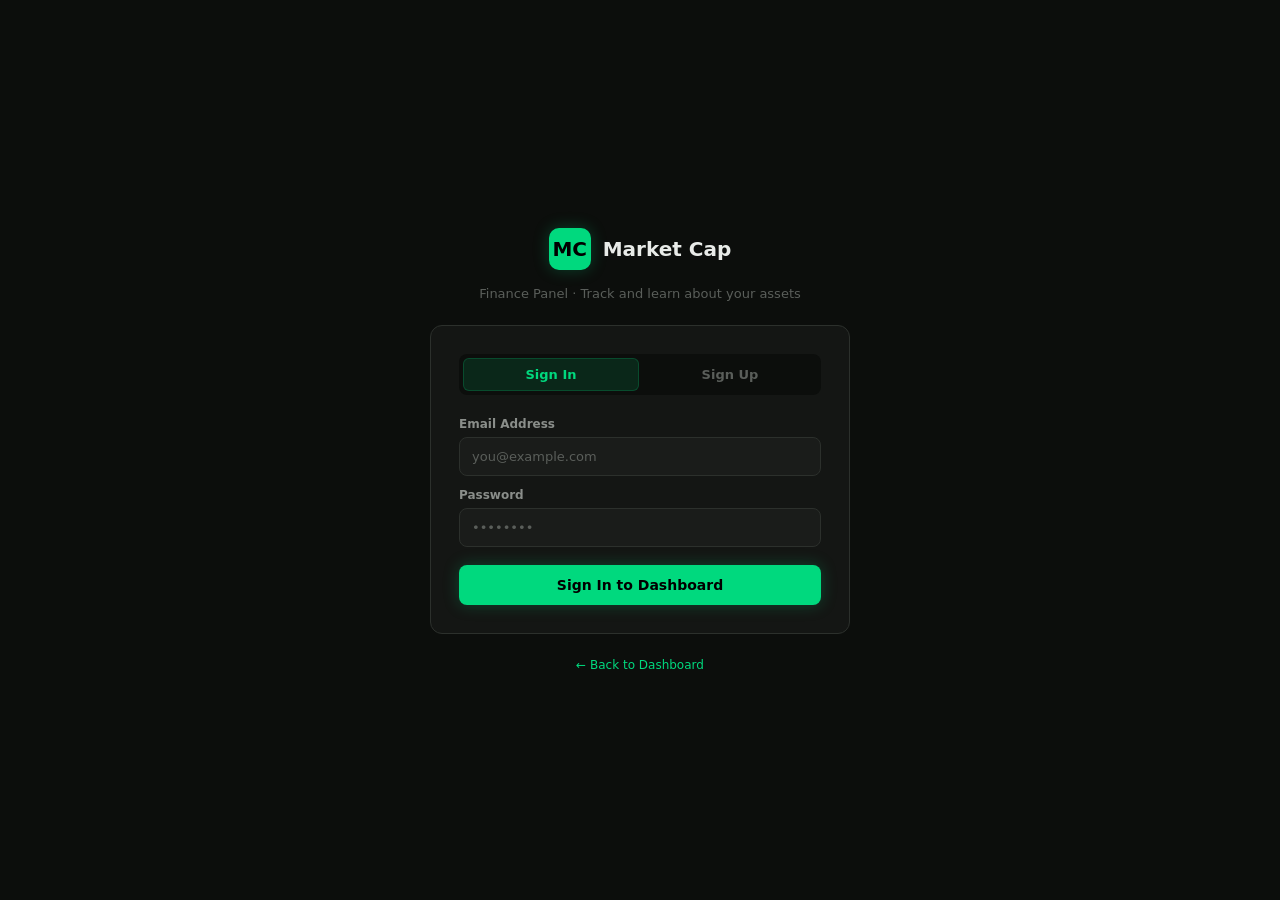
<file: templates/auth.html>
<!DOCTYPE html>
<html lang="en">
<head>
  <meta charset="UTF-8" />
  <meta name="viewport" content="width=device-width, initial-scale=1.0" />
  <title>Sign In — Market Cap</title>
  <link rel="stylesheet" href="/static/css/style.css" />
</head>
<body class="auth-page">

  <div class="auth-container">

    <div class="auth-logo">
      <div class="auth-logo-icon">MC</div>
      Market Cap
    </div>

    <div style="text-align:center;margin-top:-8px;">
      <div style="font-size:13px;color:var(--text-muted);">Finance Panel · Track and learn about your assets</div>
    </div>

    <div class="auth-card">
      <div class="auth-tabs">
        <button class="auth-tab active" id="tab-login" onclick="switchTab('login')">Sign In</button>
        <button class="auth-tab" id="tab-signup" onclick="switchTab('signup')">Sign Up</button>
      </div>

      <div class="auth-error hidden" id="auth-error"></div>

      <!-- Login -->
      <form id="login-form" onsubmit="handleLogin(event)">
        <div class="form-group">
          <label>Email Address</label>
          <input type="email" id="login-email" placeholder="you@example.com" required />
        </div>
        <div class="form-group">
          <label>Password</label>
          <input type="password" id="login-password" placeholder="••••••••" required />
        </div>
        <button type="submit" class="btn-submit" id="login-btn">Sign In to Dashboard</button>
      </form>

      <!-- Signup -->
      <form id="signup-form" class="hidden" onsubmit="handleSignup(event)">
        <div class="form-group">
          <label>Email Address</label>
          <input type="email" id="signup-email" placeholder="you@example.com" required />
        </div>
        <div class="form-group">
          <label>Password</label>
          <input type="password" id="signup-password" placeholder="Min 6 characters" required minlength="6" />
        </div>
        <button type="submit" class="btn-submit" id="signup-btn">Create Account</button>
      </form>
    </div>

    <p class="auth-back"><a href="/">← Back to Dashboard</a></p>

  </div>

  <script>
    function switchTab(tab) {
      document.getElementById('login-form').classList.toggle('hidden', tab !== 'login');
      document.getElementById('signup-form').classList.toggle('hidden', tab !== 'signup');
      document.getElementById('tab-login').classList.toggle('active', tab === 'login');
      document.getElementById('tab-signup').classList.toggle('active', tab === 'signup');
      document.getElementById('auth-error').classList.add('hidden');
    }

    function showError(msg) {
      const el = document.getElementById('auth-error');
      el.textContent = msg;
      el.classList.remove('hidden');
    }

    async function handleLogin(e) {
      e.preventDefault();
      const btn = document.getElementById('login-btn');
      btn.textContent = 'Signing in…'; btn.disabled = true;
      const res = await fetch('/api/auth/login', {
        method: 'POST',
        headers: { 'Content-Type': 'application/json' },
        body: JSON.stringify({
          email: document.getElementById('login-email').value,
          password: document.getElementById('login-password').value,
        }),
      });
      const data = await res.json();
      if (data.ok) { window.location.href = '/'; }
      else { showError(data.error || 'Login failed'); btn.textContent = 'Sign In to Dashboard'; btn.disabled = false; }
    }

    async function handleSignup(e) {
      e.preventDefault();
      const btn = document.getElementById('signup-btn');
      btn.textContent = 'Creating account…'; btn.disabled = true;
      const res = await fetch('/api/auth/signup', {
        method: 'POST',
        headers: { 'Content-Type': 'application/json' },
        body: JSON.stringify({
          email: document.getElementById('signup-email').value,
          password: document.getElementById('signup-password').value,
        }),
      });
      const data = await res.json();
      if (data.ok) { window.location.href = '/'; }
      else { showError(data.error || 'Signup failed'); btn.textContent = 'Create Account'; btn.disabled = false; }
    }
  </script>
</body>
</html>
</file>
<file: static/css/style.css>
/* ============================================================
   Market Cap — Dark Finance Dashboard
   ============================================================ */

:root {
  --bg:           #0C0E0C;
  --bg-sidebar:   #0F110F;
  --bg-card:      #141614;
  --bg-card-2:    #181B18;
  --bg-hover:     #1C1F1C;
  --bg-input:     #1A1C1A;
  --border:       #232623;
  --border-light: #2C302C;
  --green:        #00D97E;
  --green-dim:    rgba(0, 217, 126, 0.12);
  --green-glow:   rgba(0, 217, 126, 0.25);
  --green-line:   #00FF88;
  --orange:       #F59E0B;
  --orange-dim:   rgba(245, 158, 11, 0.12);
  --purple:       #A855F7;
  --purple-dim:   rgba(168, 85, 247, 0.15);
  --text:         #E8EBE8;
  --text-muted:   #5A5E5A;
  --text-sub:     #8A8E8A;
  --positive:     #00D97E;
  --negative:     #F87171;
  --radius:       12px;
  --radius-sm:    8px;
  --sidebar-w:    280px;
}

/* Reset */
*, *::before, *::after { box-sizing: border-box; margin: 0; padding: 0; }
html, body { height: 100%; }
body {
  background: var(--bg);
  color: var(--text);
  font-family: -apple-system, BlinkMacSystemFont, 'Inter', 'Segoe UI', system-ui, sans-serif;
  font-size: 14px;
  display: flex;
  overflow: hidden;
}
a { color: inherit; text-decoration: none; }
button { cursor: pointer; font: inherit; border: none; background: none; }
input { font: inherit; }
img { display: block; }
.hidden { display: none !important; }
.positive { color: var(--positive); }
.negative { color: var(--negative); }

/* ============================================================
   Sidebar
   ============================================================ */
.sidebar {
  width: var(--sidebar-w);
  flex-shrink: 0;
  background: var(--bg-sidebar);
  border-right: 1px solid var(--border);
  display: flex;
  flex-direction: column;
  height: 100vh;
  position: fixed;
  left: 0; top: 0;
  overflow-y: auto;
  scrollbar-width: none;
  z-index: 50;
}
.sidebar::-webkit-scrollbar { display: none; }

/* Brand */
.sidebar-brand {
  display: flex;
  align-items: center;
  gap: 12px;
  padding: 22px 20px 18px;
  border-bottom: 1px solid var(--border);
}
.brand-logo {
  width: 38px; height: 38px;
  background: var(--green);
  border-radius: 10px;
  display: grid; place-items: center;
  font-size: 16px; font-weight: 900;
  color: #000;
  flex-shrink: 0;
  box-shadow: 0 0 16px var(--green-glow);
}
.brand-name { font-size: 15px; font-weight: 700; line-height: 1.2; }
.brand-sub { font-size: 11px; color: var(--text-muted); margin-top: 1px; }

/* Search */
.sidebar-search {
  padding: 14px 16px;
  border-bottom: 1px solid var(--border);
}
.sidebar-search-box {
  display: flex; align-items: center; gap: 8px;
  background: var(--bg-input);
  border: 1px solid var(--border-light);
  border-radius: var(--radius-sm);
  padding: 9px 12px;
  transition: border-color 0.2s;
}
.sidebar-search-box:focus-within { border-color: var(--green); }
.sidebar-search-box svg { width: 14px; height: 14px; color: var(--text-muted); flex-shrink: 0; }
.sidebar-search-box input {
  background: none; border: none; outline: none;
  color: var(--text); font-size: 13px; width: 100%;
}
.sidebar-search-box input::placeholder { color: var(--text-muted); }

/* Nav sections */
.sidebar-nav { flex: 1; padding: 14px 0; }
.nav-section-label {
  font-size: 11px; font-weight: 700; text-transform: uppercase;
  letter-spacing: 0.8px; color: var(--text-muted);
  padding: 10px 20px 6px;
}
.nav-item {
  display: flex; align-items: center; gap: 10px;
  padding: 9px 16px;
  margin: 1px 8px;
  border-radius: var(--radius-sm);
  color: var(--text-sub);
  font-size: 13px; font-weight: 500;
  transition: all 0.15s;
  cursor: pointer;
  position: relative;
}
.nav-item svg { width: 16px; height: 16px; flex-shrink: 0; stroke-width: 1.8; }
.nav-item:hover { background: var(--bg-hover); color: var(--text); }
.nav-item.active {
  background: var(--green-dim);
  color: var(--text);
  border: 1px solid rgba(0,217,126,0.15);
}
.nav-item.active svg { color: var(--green); }

.nav-badge {
  margin-left: auto;
  display: flex; align-items: center; gap: 4px;
  font-size: 11px; font-weight: 700;
  color: var(--green);
}
.nav-badge-dot { width: 6px; height: 6px; background: var(--green); border-radius: 50%; }

/* File sub-items */
.nav-subitems { padding: 2px 0 6px; }
.nav-subitem {
  display: flex; align-items: center; gap: 8px;
  padding: 6px 16px 6px 44px;
  color: var(--text-muted);
  font-size: 12px;
  transition: color 0.15s;
}
.nav-subitem:hover { color: var(--text-sub); }
.nav-subitem::before {
  content: '';
  width: 1px; height: 14px;
  background: var(--border-light);
  margin-left: -20px;
  margin-right: 12px;
  flex-shrink: 0;
}

/* Sidebar footer — usage */
.sidebar-footer {
  padding: 16px;
  border-top: 1px solid var(--border);
}
.usage-label { font-size: 12px; color: var(--text-muted); margin-bottom: 8px; }
.usage-bar-wrap {
  height: 4px; background: var(--bg-input);
  border-radius: 2px; overflow: hidden; margin-bottom: 6px;
}
.usage-bar { height: 100%; background: var(--green); border-radius: 2px; width: 96%; }
.usage-text { font-size: 12px; font-weight: 600; }
.usage-sub { font-size: 11px; color: var(--text-muted); margin-top: 2px; }

/* ============================================================
   Main content wrapper
   ============================================================ */
.main-wrap {
  margin-left: var(--sidebar-w);
  flex: 1;
  display: flex;
  flex-direction: column;
  height: 100vh;
  overflow: hidden;
}

/* Top bar */
.topbar {
  display: flex; align-items: center; gap: 14px;
  padding: 18px 28px;
  border-bottom: 1px solid var(--border);
  background: var(--bg-sidebar);
  flex-shrink: 0;
}
.topbar-icon {
  width: 36px; height: 36px;
  background: var(--bg-card-2);
  border: 1px solid var(--border-light);
  border-radius: var(--radius-sm);
  display: grid; place-items: center;
}
.topbar-icon svg { width: 18px; height: 18px; color: var(--green); }
.topbar-info { flex: 1; }
.topbar-title {
  font-size: 16px; font-weight: 700;
  display: flex; align-items: center; gap: 8px;
}
.topbar-dot {
  width: 8px; height: 8px; background: var(--green);
  border-radius: 50%; box-shadow: 0 0 6px var(--green);
}
.topbar-count {
  font-size: 12px; font-weight: 700; color: var(--green);
  background: var(--green-dim);
  border: 1px solid rgba(0,217,126,0.2);
  border-radius: 4px;
  padding: 1px 6px;
}
.topbar-sub { font-size: 12px; color: var(--text-muted); margin-top: 1px; }
.topbar-actions { display: flex; gap: 8px; }
.topbar-btn {
  width: 32px; height: 32px;
  background: var(--bg-card-2);
  border: 1px solid var(--border-light);
  border-radius: var(--radius-sm);
  display: grid; place-items: center;
  color: var(--text-muted);
  transition: all 0.15s;
}
.topbar-btn:hover { border-color: var(--green); color: var(--green); }
.topbar-btn svg { width: 14px; height: 14px; }

/* Content area */
.content {
  flex: 1;
  overflow-y: auto;
  overflow-x: hidden;
  padding: 24px 28px;
  scrollbar-width: thin;
  scrollbar-color: var(--border-light) transparent;
}
.content::-webkit-scrollbar { width: 4px; }
.content::-webkit-scrollbar-track { background: transparent; }
.content::-webkit-scrollbar-thumb { background: var(--border-light); border-radius: 2px; }

/* ============================================================
   Page header row
   ============================================================ */
.page-header {
  display: flex; align-items: center; justify-content: space-between;
  margin-bottom: 20px;
}
.page-title-row { display: flex; align-items: center; gap: 10px; }
.page-title { font-size: 28px; font-weight: 800; letter-spacing: -0.5px; }
.page-badge {
  padding: 4px 12px;
  background: var(--bg-card-2);
  border: 1px solid var(--border-light);
  border-radius: 20px;
  font-size: 12px; color: var(--text-sub);
}
.page-actions { display: flex; gap: 8px; align-items: center; }

/* ============================================================
   Stat cards (overview row)
   ============================================================ */
.stats-row {
  display: grid;
  grid-template-columns: repeat(3, 1fr);
  gap: 14px;
  margin-bottom: 20px;
}

.stat-card {
  background: var(--bg-card);
  border: 1px solid var(--border-light);
  border-radius: var(--radius);
  padding: 20px;
  position: relative;
  overflow: hidden;
  transition: border-color 0.2s;
}
.stat-card:hover { border-color: var(--border-light); }

.stat-card-label { font-size: 14px; font-weight: 600; margin-bottom: 4px; }
.stat-card-sub { font-size: 11px; color: var(--text-muted); margin-bottom: 14px; }
.stat-card-value { font-size: 30px; font-weight: 800; letter-spacing: -0.5px; margin-bottom: 8px; }
.stat-card-value span { font-size: 22px; color: var(--text-sub); }
.stat-card-change {
  display: flex; align-items: center; gap: 6px;
  font-size: 12px; font-weight: 700;
}
.stat-card-change .from { color: var(--text-muted); font-weight: 400; }

.stat-mini-chart {
  position: absolute;
  bottom: 0; right: 0;
  width: 140px; height: 80px;
}

/* ============================================================
   Main chart grid
   ============================================================ */
.chart-grid {
  display: grid;
  grid-template-columns: 1fr 300px;
  gap: 14px;
  margin-bottom: 20px;
}

.chart-card {
  background: var(--bg-card);
  border: 1px solid var(--border-light);
  border-radius: var(--radius);
  padding: 22px;
  position: relative;
}

.chart-card-header {
  display: flex; align-items: flex-start; justify-content: space-between;
  margin-bottom: 4px;
}
.chart-card-title { font-size: 16px; font-weight: 700; }
.chart-card-sub { font-size: 12px; color: var(--text-muted); margin-bottom: 16px; display: flex; align-items: center; gap: 6px; }
.chart-card-sub svg { width: 13px; height: 13px; }

.chart-add-btn {
  width: 30px; height: 30px;
  background: var(--bg-card-2);
  border: 1px solid var(--border-light);
  border-radius: var(--radius-sm);
  display: grid; place-items: center;
  color: var(--text-muted);
  font-size: 16px;
  transition: all 0.15s;
}
.chart-add-btn:hover { border-color: var(--green); color: var(--green); }

.chart-wrapper { position: relative; height: 220px; margin-bottom: 16px; }

.chart-footer {
  display: flex; justify-content: space-between; align-items: flex-end;
  padding-top: 12px;
  border-top: 1px solid var(--border);
}
.chart-footer-left .cf-label { font-size: 11px; color: var(--text-muted); text-transform: uppercase; letter-spacing: 0.5px; }
.chart-footer-left .cf-value { font-size: 18px; font-weight: 700; color: var(--positive); margin-top: 2px; }
.chart-footer-right { text-align: right; }
.chart-footer-right .cf-label { font-size: 11px; color: var(--text-muted); text-transform: uppercase; letter-spacing: 0.5px; }
.chart-footer-right .cf-value { font-size: 13px; color: var(--text-sub); margin-top: 2px; }

/* Period tabs in chart */
.period-tabs {
  display: flex; gap: 4px;
  margin-bottom: 14px;
}
.period-tab {
  padding: 5px 12px;
  border-radius: 6px;
  font-size: 12px; font-weight: 600;
  color: var(--text-muted);
  border: 1px solid transparent;
  transition: all 0.15s;
}
.period-tab:hover { color: var(--text); }
.period-tab.active {
  background: var(--green-dim);
  border-color: rgba(0,217,126,0.25);
  color: var(--green);
}

/* Assets panel */
.assets-panel {
  background: var(--bg-card);
  border: 1px solid var(--border-light);
  border-radius: var(--radius);
  padding: 22px;
  display: flex;
  flex-direction: column;
}
.assets-panel-title { font-size: 16px; font-weight: 700; margin-bottom: 4px; }
.assets-panel-sub { font-size: 12px; color: var(--text-muted); margin-bottom: 16px; }

.asset-list { display: flex; flex-direction: column; gap: 2px; flex: 1; }

.asset-row {
  display: flex; align-items: center; gap: 10px;
  padding: 9px 8px;
  border-radius: var(--radius-sm);
  transition: background 0.15s;
  cursor: pointer;
}
.asset-row:hover { background: var(--bg-hover); }

.asset-icon {
  width: 30px; height: 30px;
  border-radius: 8px;
  display: grid; place-items: center;
  font-size: 14px;
  flex-shrink: 0;
  font-weight: 700;
}

.asset-name { font-size: 13px; font-weight: 600; flex: 1; }
.asset-spark { width: 60px; flex-shrink: 0; }
.asset-spark canvas { display: block; }

.assets-footer {
  padding-top: 12px;
  border-top: 1px solid var(--border);
  margin-top: 8px;
}
.assets-footer .cf-label { font-size: 11px; color: var(--text-muted); text-transform: uppercase; letter-spacing: 0.5px; }
.assets-footer .cf-value { font-size: 18px; font-weight: 700; color: var(--positive); margin-top: 2px; }

/* ============================================================
   Trending stocks table (home page lower section)
   ============================================================ */
.stocks-section {
  background: var(--bg-card);
  border: 1px solid var(--border-light);
  border-radius: var(--radius);
  padding: 22px;
  margin-bottom: 20px;
}

.section-header {
  display: flex; align-items: center; justify-content: space-between;
  margin-bottom: 16px;
}
.section-title { font-size: 16px; font-weight: 700; }
.section-sub { font-size: 12px; color: var(--text-muted); margin-top: 2px; }

.table-wrap { overflow-x: auto; }
table { width: 100%; border-collapse: collapse; }
thead th {
  text-align: left;
  font-size: 11px; font-weight: 700; text-transform: uppercase;
  letter-spacing: 0.5px; color: var(--text-muted);
  padding: 8px 12px;
  border-bottom: 1px solid var(--border);
}
thead th:last-child { text-align: right; }
tbody tr { transition: background 0.12s; }
tbody tr:hover { background: var(--bg-hover); }
tbody td {
  padding: 12px 12px;
  font-size: 13px;
  border-bottom: 1px solid var(--border);
}
tbody tr:last-child td { border-bottom: none; }
.td-right { text-align: right; }

.td-ticker { font-weight: 700; color: var(--text); }
.td-name { color: var(--text-muted); font-size: 12px; margin-top: 2px; }

.td-badge {
  display: inline-flex; align-items: center; gap: 2px;
  padding: 3px 8px;
  border-radius: 4px;
  font-size: 11px; font-weight: 700;
}
.td-badge.pos { background: rgba(0,217,126,0.1); color: var(--positive); }
.td-badge.neg { background: rgba(248,113,113,0.1); color: var(--negative); }

.td-spark canvas { display: block; margin-left: auto; }

/* ============================================================
   Skeleton / loading
   ============================================================ */
.skeleton {
  background: linear-gradient(90deg, var(--bg-card) 25%, var(--bg-card-2) 50%, var(--bg-card) 75%);
  background-size: 200% 100%;
  animation: shimmer 1.4s infinite;
  border-radius: var(--radius-sm);
}
@keyframes shimmer { 0% { background-position: 200% 0; } 100% { background-position: -200% 0; } }

/* ============================================================
   Stock detail page
   ============================================================ */
.stock-header-row {
  display: flex; align-items: center; justify-content: space-between;
  margin-bottom: 20px;
}
.stock-back-btn {
  display: flex; align-items: center; gap: 6px;
  color: var(--text-muted); font-size: 13px;
  padding: 6px 12px;
  background: var(--bg-card-2);
  border: 1px solid var(--border-light);
  border-radius: var(--radius-sm);
  transition: all 0.15s;
}
.stock-back-btn:hover { border-color: var(--green); color: var(--green); }

.btn-watch {
  padding: 8px 16px;
  border-radius: var(--radius-sm);
  font-size: 13px; font-weight: 600;
  border: 1px solid var(--border-light);
  background: var(--bg-card-2);
  color: var(--text-sub);
  transition: all 0.15s;
}
.btn-watch:hover { border-color: var(--green); color: var(--green); }
.btn-watch.saved { background: var(--green-dim); border-color: var(--green); color: var(--green); }

.stock-hero-card {
  display: grid;
  grid-template-columns: 1fr 1fr;
  gap: 14px;
  margin-bottom: 20px;
}
.price-card {
  background: var(--bg-card);
  border: 1px solid var(--border-light);
  border-radius: var(--radius);
  padding: 24px;
}
.price-card-top { display: flex; align-items: center; gap: 12px; margin-bottom: 16px; }
.stock-logo-box {
  width: 42px; height: 42px;
  background: var(--bg-card-2);
  border: 1px solid var(--border-light);
  border-radius: 10px;
  display: grid; place-items: center;
  overflow: hidden;
}
.stock-logo-box img { width: 28px; height: 28px; object-fit: contain; }
.stock-logo-letter { font-size: 18px; font-weight: 800; color: var(--green); }
.price-card-ticker { font-size: 18px; font-weight: 800; }
.price-card-name { font-size: 12px; color: var(--text-muted); margin-top: 2px; }
.price-big { font-size: 36px; font-weight: 800; letter-spacing: -1px; margin-bottom: 6px; }
.price-change-row { display: flex; align-items: center; gap: 8px; }
.price-change { font-size: 14px; font-weight: 700; }
.price-change.pos { color: var(--positive); }
.price-change.neg { color: var(--negative); }

.stock-actions-card {
  background: var(--bg-card);
  border: 1px solid var(--border-light);
  border-radius: var(--radius);
  padding: 24px;
  display: flex;
  flex-direction: column;
  gap: 10px;
  justify-content: center;
}
.stock-action-btn {
  padding: 12px;
  border-radius: var(--radius-sm);
  font-size: 14px; font-weight: 700;
  text-align: center;
  transition: opacity 0.15s;
}
.stock-action-btn:hover { opacity: 0.85; }
.stock-action-btn.buy { background: var(--green); color: #000; }
.stock-action-btn.sell { background: var(--bg-card-2); border: 1px solid var(--border-light); color: var(--text); }

.stock-detail-grid {
  display: grid;
  grid-template-columns: 1fr 280px;
  gap: 14px;
  margin-bottom: 20px;
}

/* Stats grid */
.stats-grid-2 {
  display: grid;
  grid-template-columns: repeat(2, 1fr);
  gap: 10px;
}
.stat-item-2 {
  background: var(--bg-card-2);
  border: 1px solid var(--border);
  border-radius: var(--radius-sm);
  padding: 14px;
}
.stat-label-2 { font-size: 11px; text-transform: uppercase; letter-spacing: 0.4px; color: var(--text-muted); margin-bottom: 5px; }
.stat-value-2 { font-size: 15px; font-weight: 700; }

/* News list */
.news-list { display: flex; flex-direction: column; }
.news-item {
  display: block;
  padding: 12px 0;
  border-bottom: 1px solid var(--border);
  transition: opacity 0.15s;
}
.news-item:last-child { border-bottom: none; }
.news-item:hover { opacity: 0.7; }
.news-title { font-size: 13px; font-weight: 600; margin-bottom: 4px; line-height: 1.4; }
.news-meta { font-size: 11px; color: var(--text-muted); }
.news-skel { height: 48px; margin-bottom: 8px; }

/* ============================================================
   Portfolio page
   ============================================================ */
.portfolio-header-row {
  display: flex; align-items: center; justify-content: space-between;
  margin-bottom: 20px;
}
.btn-add-stock {
  display: flex; align-items: center; gap: 6px;
  padding: 9px 16px;
  background: var(--green);
  color: #000;
  border-radius: var(--radius-sm);
  font-size: 13px; font-weight: 700;
  transition: opacity 0.15s;
}
.btn-add-stock:hover { opacity: 0.85; }

.watchlist-table {
  background: var(--bg-card);
  border: 1px solid var(--border-light);
  border-radius: var(--radius);
  overflow: hidden;
}

.remove-btn {
  background: none; border: none;
  color: var(--text-muted); font-size: 13px;
  width: 26px; height: 26px;
  border-radius: 4px;
  display: grid; place-items: center;
  transition: background 0.15s, color 0.15s;
}
.remove-btn:hover { background: rgba(248,113,113,0.1); color: var(--negative); }

/* Empty / loading states */
.loading-state {
  display: flex; flex-direction: column; align-items: center; gap: 14px;
  padding: 60px 0; color: var(--text-muted);
}
.spinner {
  width: 32px; height: 32px;
  border: 2px solid var(--border-light);
  border-top-color: var(--green);
  border-radius: 50%;
  animation: spin 0.8s linear infinite;
}
@keyframes spin { to { transform: rotate(360deg); } }
.empty-state {
  display: flex; flex-direction: column; align-items: center; gap: 10px;
  padding: 70px 0; text-align: center; color: var(--text-muted);
}
.empty-icon { font-size: 40px; margin-bottom: 4px; }

/* ============================================================
   Auth page
   ============================================================ */
.auth-page {
  background: var(--bg);
  min-height: 100vh;
  display: flex;
  align-items: center;
  justify-content: center;
  padding: 24px;
}
.auth-container {
  width: 100%; max-width: 420px;
  display: flex; flex-direction: column; align-items: center; gap: 24px;
}
.auth-logo {
  display: flex; align-items: center; gap: 12px;
  font-size: 20px; font-weight: 800;
}
.auth-logo-icon {
  width: 42px; height: 42px;
  background: var(--green);
  border-radius: 10px;
  display: grid; place-items: center;
  color: #000; font-size: 20px; font-weight: 900;
  box-shadow: 0 0 16px var(--green-glow);
}
.auth-card {
  width: 100%;
  background: var(--bg-card);
  border: 1px solid var(--border-light);
  border-radius: var(--radius);
  padding: 28px;
}
.auth-tabs {
  display: flex; gap: 4px;
  background: var(--bg);
  border-radius: 8px;
  padding: 4px;
  margin-bottom: 22px;
}
.auth-tab {
  flex: 1; padding: 8px;
  border-radius: 6px;
  font-size: 13px; font-weight: 600;
  color: var(--text-muted);
  transition: all 0.15s; text-align: center;
}
.auth-tab.active { background: var(--green-dim); color: var(--green); border: 1px solid rgba(0,217,126,0.2); }
.auth-error {
  background: rgba(248,113,113,0.08);
  border: 1px solid rgba(248,113,113,0.2);
  color: var(--negative);
  border-radius: var(--radius-sm);
  padding: 10px 12px; font-size: 12px;
  margin-bottom: 14px;
}
.form-group { display: flex; flex-direction: column; gap: 6px; margin-bottom: 12px; }
.form-group label { font-size: 12px; font-weight: 600; color: var(--text-sub); }
.form-group input {
  background: var(--bg-input);
  border: 1px solid var(--border-light);
  border-radius: var(--radius-sm);
  padding: 11px 12px;
  color: var(--text); outline: none;
  font-size: 13px;
  transition: border-color 0.15s;
}
.form-group input:focus { border-color: var(--green); }
.form-group input::placeholder { color: var(--text-muted); }
.btn-submit {
  width: 100%; padding: 12px;
  background: var(--green);
  color: #000;
  border-radius: var(--radius-sm);
  font-size: 14px; font-weight: 800;
  margin-top: 6px;
  transition: opacity 0.15s;
  box-shadow: 0 0 16px var(--green-glow);
}
.btn-submit:hover { opacity: 0.88; }
.btn-submit:disabled { opacity: 0.4; cursor: not-allowed; }
.auth-back { font-size: 12px; color: var(--text-muted); }
.auth-back a { color: var(--green); }

/* ============================================================
   Modal
   ============================================================ */
.modal-overlay {
  position: fixed; inset: 0;
  background: rgba(0,0,0,0.6);
  backdrop-filter: blur(4px);
  z-index: 500;
  display: grid; place-items: center;
  padding: 24px;
}
.modal-card {
  background: var(--bg-card);
  border: 1px solid var(--border-light);
  border-radius: var(--radius);
  padding: 28px;
  width: 100%; max-width: 360px;
}
.modal-title { font-size: 16px; font-weight: 700; margin-bottom: 18px; }
.modal-actions { display: flex; gap: 8px; justify-content: flex-end; margin-top: 16px; }
.btn-ghost {
  padding: 8px 16px;
  border-radius: var(--radius-sm);
  font-size: 13px; font-weight: 600;
  border: 1px solid var(--border-light);
  color: var(--text-muted);
  transition: all 0.15s;
}
.btn-ghost:hover { border-color: var(--text-muted); color: var(--text); }

/* ============================================================
   Scrollbar (content area)
   ============================================================ */
.autocomplete-dropdown {
  position: absolute;
  left: 0; right: 0;
  top: calc(100% + 4px);
  background: var(--bg-card-2);
  border: 1px solid var(--border-light);
  border-radius: var(--radius-sm);
  overflow: hidden;
  z-index: 200;
  box-shadow: 0 16px 40px rgba(0,0,0,0.5);
}
.autocomplete-item {
  display: flex; align-items: center; gap: 10px;
  padding: 10px 14px;
  cursor: pointer;
  transition: background 0.12s;
  border-bottom: 1px solid var(--border);
}
.autocomplete-item:last-child { border-bottom: none; }
.autocomplete-item:hover { background: var(--bg-hover); }
.autocomplete-ticker { font-weight: 700; font-size: 13px; min-width: 52px; color: var(--green); }
.autocomplete-name { color: var(--text-muted); font-size: 12px; }

/* ============================================================
   Page transitions
   ============================================================ */
@keyframes fadeInUp {
  from { opacity: 0; transform: translateY(12px); }
  to   { opacity: 1; transform: translateY(0); }
}
@keyframes fadeIn {
  from { opacity: 0; }
  to   { opacity: 1; }
}

.content { animation: fadeIn 0.25s ease; }
.stat-card    { animation: fadeInUp 0.3s ease both; }
.stat-card:nth-child(2) { animation-delay: 0.05s; }
.stat-card:nth-child(3) { animation-delay: 0.10s; }
.chart-card   { animation: fadeInUp 0.3s ease 0.1s both; }
.assets-panel { animation: fadeInUp 0.3s ease 0.15s both; }
.stocks-section { animation: fadeInUp 0.3s ease 0.2s both; }
.pricing-card { animation: fadeInUp 0.35s ease both; }
.pricing-card:nth-child(2) { animation-delay: 0.1s; }

/* ============================================================
   Toast notifications
   ============================================================ */
.toast-container {
  position: fixed;
  bottom: 28px;
  right: 28px;
  z-index: 9999;
  display: flex;
  flex-direction: column;
  gap: 10px;
  pointer-events: none;
}

.toast {
  display: flex;
  align-items: center;
  gap: 10px;
  padding: 13px 18px;
  border-radius: var(--radius-sm);
  font-size: 13px;
  font-weight: 500;
  color: var(--text);
  background: var(--bg-card-2);
  border: 1px solid var(--border-light);
  box-shadow: 0 8px 32px rgba(0,0,0,0.5);
  pointer-events: all;
  max-width: 340px;
  animation: toastIn 0.25s cubic-bezier(0.34,1.56,0.64,1);
  transition: opacity 0.2s, transform 0.2s;
}
.toast.hiding {
  opacity: 0;
  transform: translateX(20px);
}
.toast.success { border-left: 3px solid var(--green); }
.toast.error   { border-left: 3px solid var(--negative); }
.toast.info    { border-left: 3px solid var(--orange); }

.toast-icon { font-size: 15px; flex-shrink: 0; }
.toast-msg  { flex: 1; line-height: 1.4; }
.toast-close {
  background: none; border: none; color: var(--text-muted);
  cursor: pointer; padding: 0 2px; font-size: 14px;
  transition: color 0.15s;
}
.toast-close:hover { color: var(--text); }

@keyframes toastIn {
  from { opacity: 0; transform: translateX(20px) scale(0.95); }
  to   { opacity: 1; transform: translateX(0) scale(1); }
}

/* ============================================================
   Pro badge (sidebar + inline)
   ============================================================ */
.pro-badge {
  display: inline-flex;
  align-items: center;
  padding: 2px 7px;
  border-radius: 4px;
  font-size: 10px;
  font-weight: 800;
  letter-spacing: 0.5px;
  background: linear-gradient(135deg, #00D97E, #00b865);
  color: #000;
  margin-left: auto;
}

.pro-badge-inline {
  display: inline-flex;
  align-items: center;
  padding: 2px 7px;
  border-radius: 4px;
  font-size: 10px;
  font-weight: 800;
  letter-spacing: 0.5px;
  background: linear-gradient(135deg, #00D97E, #00b865);
  color: #000;
  vertical-align: middle;
  margin-left: 6px;
}

/* Sidebar upgrade CTA (shown when free) */
.sidebar-upgrade {
  margin: 8px 10px 4px;
  padding: 14px;
  background: var(--green-dim);
  border: 1px solid rgba(0,217,126,0.18);
  border-radius: var(--radius-sm);
  text-align: center;
}
.sidebar-upgrade-title { font-size: 12px; font-weight: 700; margin-bottom: 4px; }
.sidebar-upgrade-sub { font-size: 11px; color: var(--text-muted); margin-bottom: 10px; }
.sidebar-upgrade-btn {
  display: block;
  width: 100%;
  padding: 8px;
  background: var(--green);
  color: #000;
  border-radius: 6px;
  font-size: 12px;
  font-weight: 800;
  transition: opacity 0.15s;
}
.sidebar-upgrade-btn:hover { opacity: 0.85; }

/* ============================================================
   Pricing page
   ============================================================ */
.pricing-grid {
  display: grid;
  grid-template-columns: 1fr 1fr;
  gap: 20px;
  max-width: 820px;
  margin: 0 auto 48px;
}

.pricing-card {
  background: var(--bg-card);
  border: 1px solid var(--border-light);
  border-radius: 16px;
  padding: 32px;
  position: relative;
  transition: border-color 0.2s, transform 0.2s;
}
.pricing-card:hover { transform: translateY(-2px); }
.pricing-card.pro {
  border-color: rgba(0,217,126,0.35);
  background: linear-gradient(160deg, #141614 0%, #0f1a14 100%);
  box-shadow: 0 0 40px rgba(0,217,126,0.06);
}

.plan-popular {
  position: absolute;
  top: -12px;
  left: 50%;
  transform: translateX(-50%);
  background: var(--green);
  color: #000;
  font-size: 11px;
  font-weight: 800;
  padding: 4px 14px;
  border-radius: 20px;
  letter-spacing: 0.5px;
  white-space: nowrap;
}

.pricing-card-top { margin-bottom: 28px; }
.plan-name  { font-size: 18px; font-weight: 800; margin-bottom: 10px; }
.plan-price {
  font-size: 48px;
  font-weight: 900;
  letter-spacing: -2px;
  line-height: 1;
  margin-bottom: 8px;
}
.plan-price span { font-size: 18px; font-weight: 500; color: var(--text-muted); letter-spacing: 0; }
.plan-sub { font-size: 13px; color: var(--text-muted); }

.plan-features {
  list-style: none;
  display: flex;
  flex-direction: column;
  gap: 10px;
  margin-bottom: 28px;
}
.feat {
  display: flex;
  align-items: center;
  gap: 10px;
  font-size: 13px;
}
.feat::before {
  content: '✓';
  width: 18px; height: 18px;
  border-radius: 50%;
  display: grid; place-items: center;
  font-size: 10px; font-weight: 900;
  flex-shrink: 0;
}
.feat.yes::before { background: rgba(0,217,126,0.15); color: var(--green); }
.feat.no  { color: var(--text-muted); }
.feat.no::before  { background: var(--bg-card-2); color: var(--text-muted); content: '✕'; }

.plan-btn {
  display: block;
  width: 100%;
  padding: 14px;
  border-radius: var(--radius-sm);
  font-size: 14px; font-weight: 800;
  text-align: center;
  transition: opacity 0.15s, transform 0.1s;
  cursor: pointer;
}
.plan-btn:hover:not([disabled]) { opacity: 0.88; transform: translateY(-1px); }
.plan-btn:active:not([disabled]) { transform: translateY(0); }
.plan-btn[disabled] { cursor: not-allowed; }

.plan-btn.outline {
  background: var(--bg-card-2);
  border: 1px solid var(--border-light);
  color: var(--text);
}
.plan-btn.filled {
  background: var(--green);
  color: #000;
  box-shadow: 0 0 20px rgba(0,217,126,0.25);
}

/* Success banner */
.pricing-success-banner {
  display: flex;
  align-items: center;
  gap: 10px;
  background: rgba(0,217,126,0.1);
  border: 1px solid rgba(0,217,126,0.3);
  border-radius: var(--radius-sm);
  padding: 14px 18px;
  font-size: 14px;
  font-weight: 500;
  color: var(--green);
  margin-bottom: 24px;
  animation: fadeIn 0.4s ease;
}

/* FAQ */
.faq-section {
  max-width: 820px;
  margin: 0 auto 40px;
}
.faq-grid {
  display: grid;
  grid-template-columns: 1fr 1fr;
  gap: 14px;
}
.faq-item {
  background: var(--bg-card);
  border: 1px solid var(--border-light);
  border-radius: var(--radius-sm);
  padding: 18px;
}
.faq-q { font-size: 13px; font-weight: 700; margin-bottom: 6px; }
.faq-a { font-size: 13px; color: var(--text-muted); line-height: 1.6; }

/* ============================================================
   Button loading state
   ============================================================ */
.btn-loading {
  position: relative;
  color: transparent !important;
  pointer-events: none;
}
.btn-loading::after {
  content: '';
  position: absolute;
  inset: 0;
  margin: auto;
  width: 16px; height: 16px;
  border: 2px solid rgba(0,0,0,0.3);
  border-top-color: #000;
  border-radius: 50%;
  animation: spin 0.7s linear infinite;
}
.btn-loading.light::after {
  border-color: rgba(255,255,255,0.2);
  border-top-color: #fff;
}

/* ============================================================
   AI Insights
   ============================================================ */
.insights-section { margin-bottom: 16px; }
.insights-section:last-of-type { margin-bottom: 0; }
.insights-section-title {
  font-size: 11px; font-weight: 700; text-transform: uppercase;
  letter-spacing: 0.5px; color: var(--text-muted); margin-bottom: 6px;
}
.insights-section-body { font-size: 13px; line-height: 1.7; color: var(--text-sub); }

.insights-verdict-badge {
  display: inline-block; padding: 3px 10px; border-radius: 999px;
  font-size: 12px; font-weight: 700; text-transform: capitalize;
  margin-bottom: 8px;
}
.insights-verdict-badge.good { background: var(--green-dim); color: var(--green); }
.insights-verdict-badge.bad { background: rgba(248,113,113,0.1); color: var(--negative); }
.insights-verdict-badge.neutral { background: var(--orange-dim); color: var(--orange); }

.insights-drivers, .insights-flags {
  margin: 8px 0 0; padding-left: 18px; font-size: 13px; line-height: 1.7; color: var(--text-sub);
}
.insights-flags li { color: var(--orange); }

.insights-meta {
  display: flex; align-items: center; justify-content: space-between; gap: 10px;
  font-size: 11px; color: var(--text-muted);
  padding-top: 12px; margin-top: 4px; border-top: 1px solid var(--border-light);
}

/* ============================================================
   Responsive (collapse sidebar on small screens)
   ============================================================ */
@media (max-width: 900px) {
  body { flex-direction: column; overflow: auto; }
  .sidebar { position: static; width: 100%; height: auto; flex-direction: row; overflow-x: auto; }
  .sidebar-nav, .sidebar-footer { display: none; }
  .main-wrap { margin-left: 0; height: auto; overflow: visible; }
  .content { overflow: visible; }
  .chart-grid { grid-template-columns: 1fr; }
  .stats-row { grid-template-columns: 1fr; }
  .stock-hero-card { grid-template-columns: 1fr; }
  .stock-detail-grid { grid-template-columns: 1fr; }
  .pricing-grid { grid-template-columns: 1fr; }
  .faq-grid { grid-template-columns: 1fr; }
}
</file>
